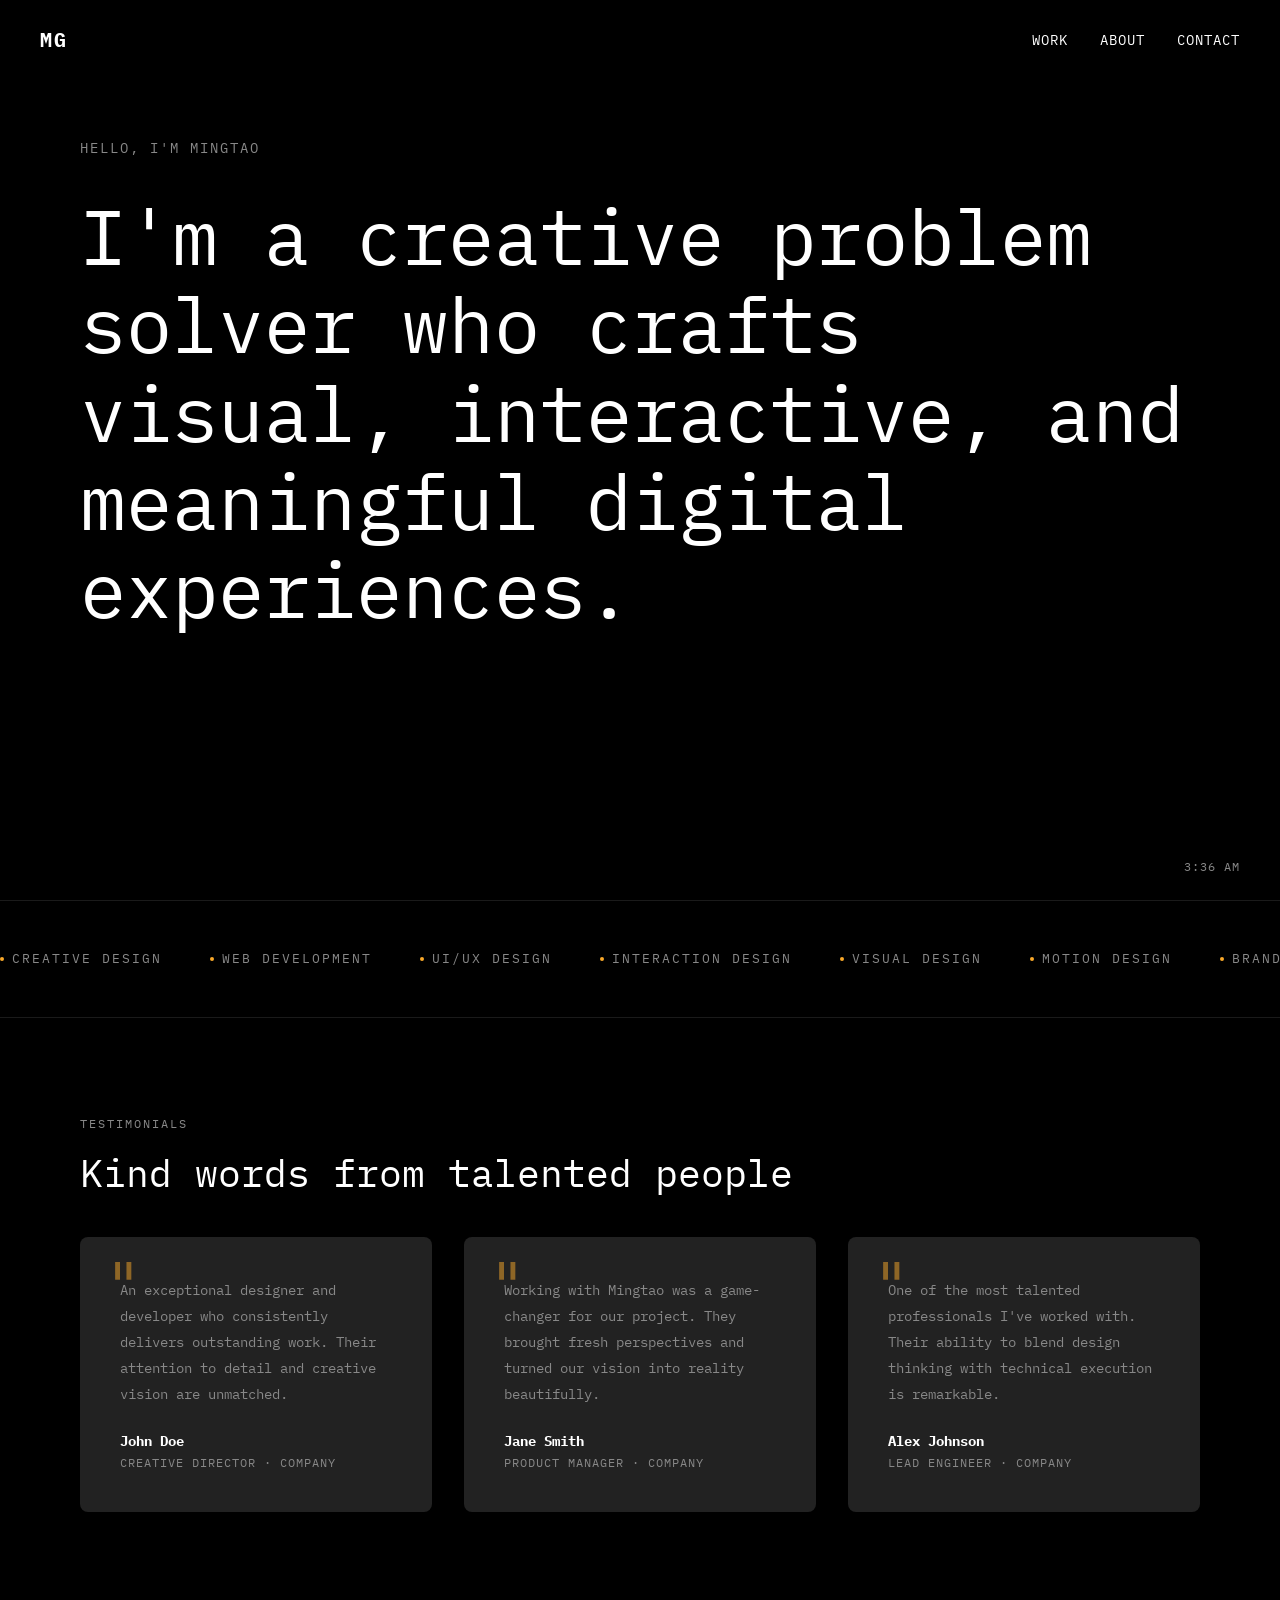
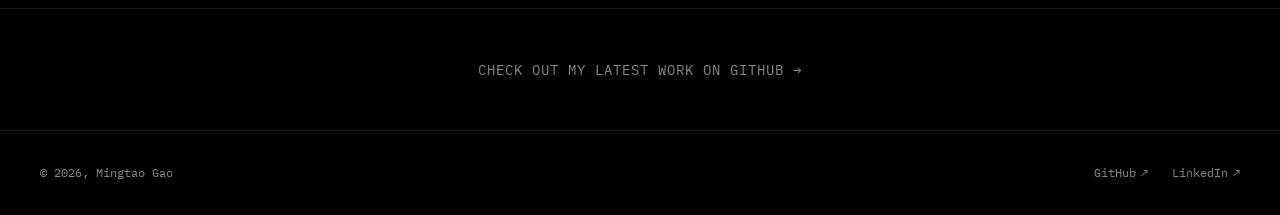
<file: index.html>
<!DOCTYPE html>
<html lang="en">
<head>
  <meta charset="UTF-8">
  <meta name="viewport" content="width=device-width, initial-scale=1.0">
  <title>Mingtao Gao — Portfolio</title>
  <meta name="description" content="Mingtao Gao — A creative problem solver specializing in design and development.">
  <link rel="preconnect" href="https://fonts.googleapis.com">
  <link rel="preconnect" href="https://fonts.gstatic.com" crossorigin>
  <link href="https://fonts.googleapis.com/css2?family=IBM+Plex+Mono:wght@300;400;500;700&family=Space+Mono:wght@400;700&display=swap" rel="stylesheet">
  <link rel="stylesheet" href="styles.css">
</head>
<body>

  <!-- Loader -->
  <div class="loader">
    <div class="loader-text">MG</div>
  </div>

  <!-- Live Clock -->
  <div class="clock"></div>

  <!-- Navigation -->
  <nav class="nav">
    <a href="index.html" class="nav-logo">MG</a>
    <ul class="nav-links">
      <li><a href="work.html">Work</a></li>
      <li><a href="about.html">About</a></li>
      <li><a href="contact.html">Contact</a></li>
    </ul>
    <button class="menu-toggle" aria-label="Toggle menu">
      <span></span>
      <span></span>
      <span></span>
    </button>
  </nav>

  <!-- Hero Section -->
  <section class="hero">
    <p class="hero-intro">Hello, I'm Mingtao</p>
    <div class="hero-heading-wrapper">
      <h1 class="hero-heading">I'm a creative problem solver who crafts visual, interactive, and meaningful digital experiences.</h1>
      <h1 class="hero-heading hero-heading-magnified" aria-hidden="true">I'm a creative problem solver who crafts visual, interactive, and meaningful digital experiences.</h1>
      <div class="hero-lens-glass"></div>
    </div>
    <p class="hero-subtitle">
      Specializing in design and development — turning complex ideas into elegant, user-centered solutions.
    </p>
    <div class="hero-cta">
      <a href="work.html" class="btn btn-primary">
        View Work <span class="arrow">→</span>
      </a>
      <a href="contact.html" class="btn btn-secondary">
        Get in Touch <span class="arrow">→</span>
      </a>
    </div>
  </section>

  <!-- Marquee / Recognition -->
  <div class="marquee-section">
    <div class="marquee-track">
      <span class="marquee-item"><span class="dot"></span> Creative Design</span>
      <span class="marquee-item"><span class="dot"></span> Web Development</span>
      <span class="marquee-item"><span class="dot"></span> UI/UX Design</span>
      <span class="marquee-item"><span class="dot"></span> Interaction Design</span>
      <span class="marquee-item"><span class="dot"></span> Visual Design</span>
      <span class="marquee-item"><span class="dot"></span> Motion Design</span>
      <span class="marquee-item"><span class="dot"></span> Brand Identity</span>
      <span class="marquee-item"><span class="dot"></span> Prototyping</span>
      <!-- Duplicate for seamless loop -->
      <span class="marquee-item"><span class="dot"></span> Creative Design</span>
      <span class="marquee-item"><span class="dot"></span> Web Development</span>
      <span class="marquee-item"><span class="dot"></span> UI/UX Design</span>
      <span class="marquee-item"><span class="dot"></span> Interaction Design</span>
      <span class="marquee-item"><span class="dot"></span> Visual Design</span>
      <span class="marquee-item"><span class="dot"></span> Motion Design</span>
      <span class="marquee-item"><span class="dot"></span> Brand Identity</span>
      <span class="marquee-item"><span class="dot"></span> Prototyping</span>
    </div>
  </div>

  <!-- Testimonials Section -->
  <section class="testimonials">
    <p class="section-label reveal">Testimonials</p>
    <h2 class="section-title reveal">Kind words from talented people</h2>
    <br>
    <div class="testimonial-grid">
      <div class="testimonial-card reveal">
        <p class="testimonial-text">
          An exceptional designer and developer who consistently delivers outstanding work. Their attention to detail and creative vision are unmatched.
        </p>
        <p class="testimonial-author">John Doe</p>
        <p class="testimonial-role">Creative Director · Company</p>
      </div>

      <div class="testimonial-card reveal">
        <p class="testimonial-text">
          Working with Mingtao was a game-changer for our project. They brought fresh perspectives and turned our vision into reality beautifully.
        </p>
        <p class="testimonial-author">Jane Smith</p>
        <p class="testimonial-role">Product Manager · Company</p>
      </div>

      <div class="testimonial-card reveal">
        <p class="testimonial-text">
          One of the most talented professionals I've worked with. Their ability to blend design thinking with technical execution is remarkable.
        </p>
        <p class="testimonial-author">Alex Johnson</p>
        <p class="testimonial-role">Lead Engineer · Company</p>
      </div>
    </div>
  </section>

  <!-- Social Strip -->
  <div class="social-strip">
    <a href="https://github.com/mingtaogao-glitch" target="_blank" rel="noopener">
      Check out my latest work on GitHub <span class="arrow">→</span>
    </a>
  </div>

  <!-- Footer -->
  <footer class="footer">
    <p>&copy; 2026, Mingtao Gao</p>
    <div class="footer-links">
      <a href="https://github.com/mingtaogao-glitch" target="_blank" rel="noopener">GitHub <span class="arrow">↗</span></a>
      <a href="https://linkedin.com/" target="_blank" rel="noopener">LinkedIn <span class="arrow">↗</span></a>
    </div>
  </footer>

  <script src="script.js"></script>
</body>
</html>
</file>
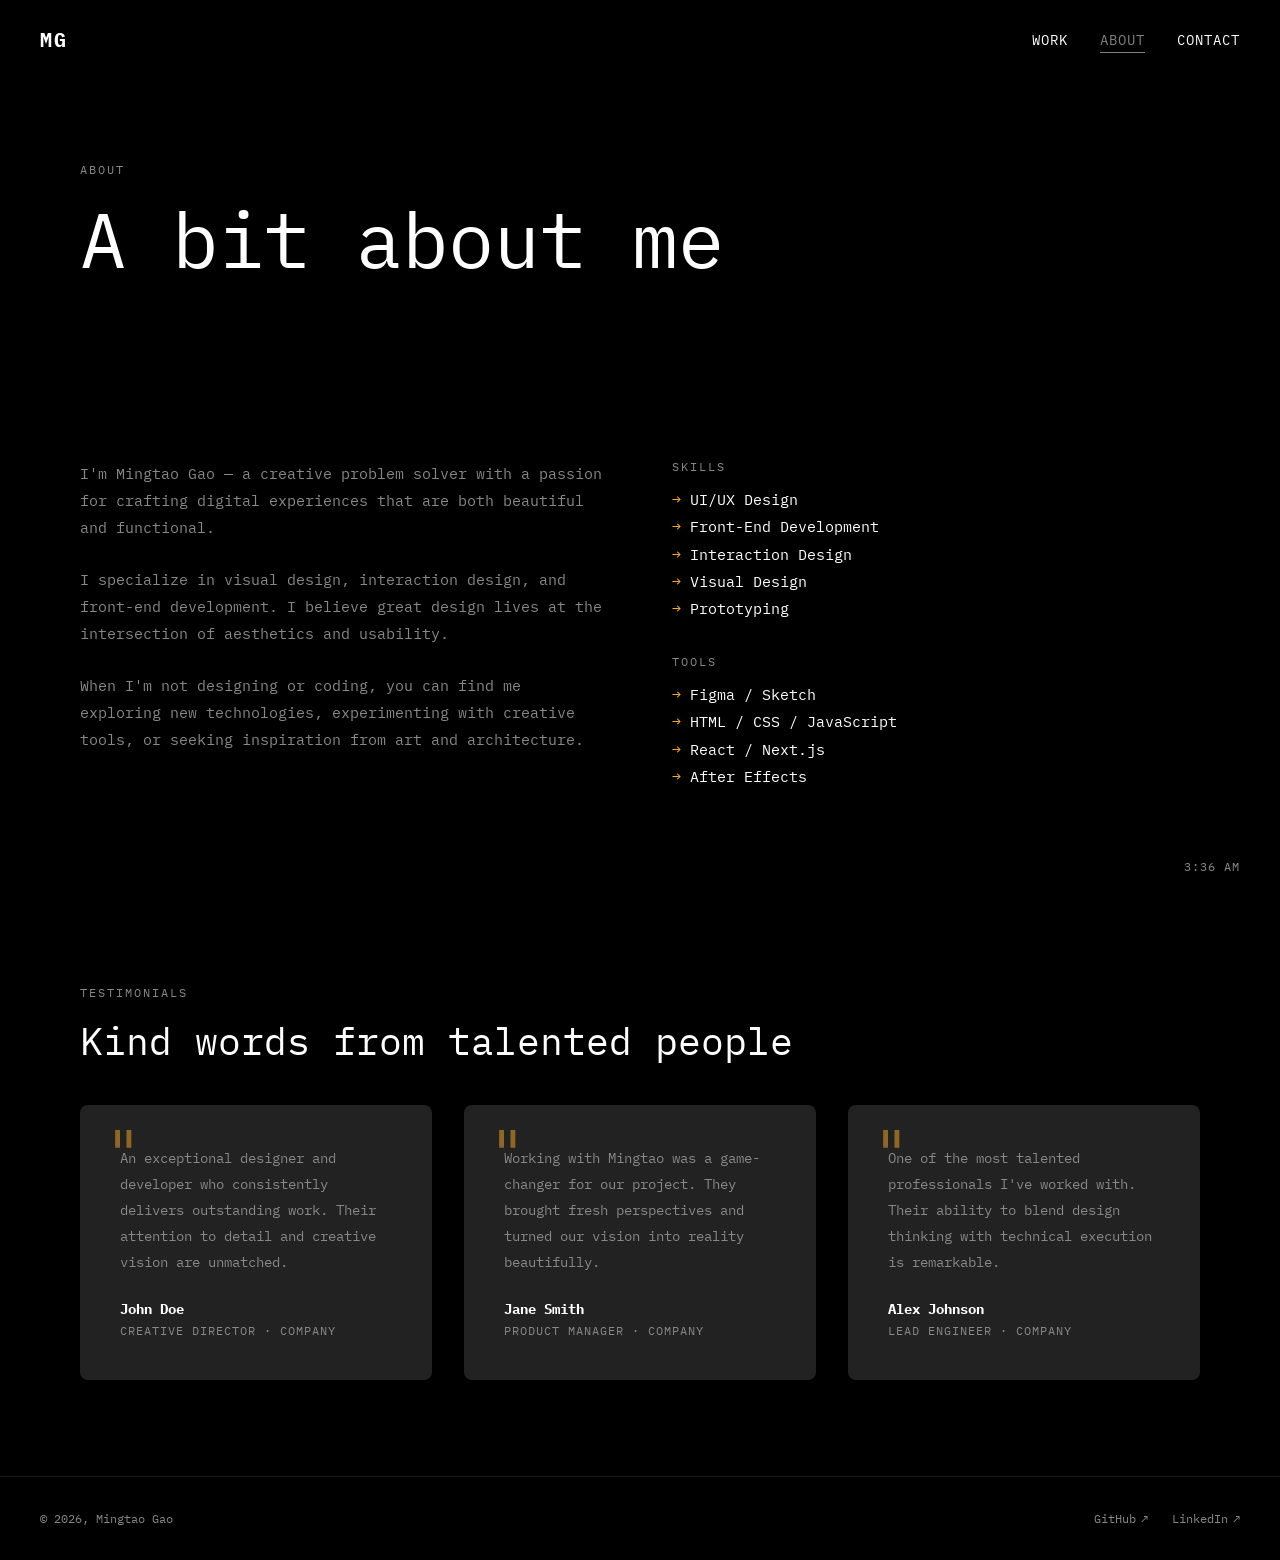
<file: about.html>
<!DOCTYPE html>
<html lang="en">
<head>
  <meta charset="UTF-8">
  <meta name="viewport" content="width=device-width, initial-scale=1.0">
  <title>About — Mingtao Gao</title>
  <meta name="description" content="About Mingtao Gao — designer and developer.">
  <link rel="preconnect" href="https://fonts.googleapis.com">
  <link rel="preconnect" href="https://fonts.gstatic.com" crossorigin>
  <link href="https://fonts.googleapis.com/css2?family=IBM+Plex+Mono:wght@300;400;500;700&family=Space+Mono:wght@400;700&display=swap" rel="stylesheet">
  <link rel="stylesheet" href="styles.css">
</head>
<body>

  <!-- Loader -->
  <div class="loader">
    <div class="loader-text">MG</div>
  </div>

  <!-- Live Clock -->
  <div class="clock"></div>

  <!-- Navigation -->
  <nav class="nav">
    <a href="index.html" class="nav-logo">MG</a>
    <ul class="nav-links">
      <li><a href="work.html">Work</a></li>
      <li><a href="about.html" class="active">About</a></li>
      <li><a href="contact.html">Contact</a></li>
    </ul>
    <button class="menu-toggle" aria-label="Toggle menu">
      <span></span>
      <span></span>
      <span></span>
    </button>
  </nav>

  <!-- Page Header -->
  <section class="page-header">
    <p class="section-label reveal">About</p>
    <h1 class="page-title reveal">A bit about me</h1>
  </section>

  <!-- About Content -->
  <section class="section">
    <div class="about-content">
      <div class="about-text reveal">
        <p>
          I'm Mingtao Gao — a creative problem solver with a passion for crafting digital experiences that are both beautiful and functional.
        </p>
        <p>
          I specialize in visual design, interaction design, and front-end development. I believe great design lives at the intersection of aesthetics and usability.
        </p>
        <p>
          When I'm not designing or coding, you can find me exploring new technologies, experimenting with creative tools, or seeking inspiration from art and architecture.
        </p>
      </div>
      <div class="about-details reveal">
        <div class="detail-group">
          <h4>Skills</h4>
          <ul>
            <li>UI/UX Design</li>
            <li>Front-End Development</li>
            <li>Interaction Design</li>
            <li>Visual Design</li>
            <li>Prototyping</li>
          </ul>
        </div>
        <div class="detail-group">
          <h4>Tools</h4>
          <ul>
            <li>Figma / Sketch</li>
            <li>HTML / CSS / JavaScript</li>
            <li>React / Next.js</li>
            <li>After Effects</li>
          </ul>
        </div>
      </div>
    </div>
  </section>

  <!-- Testimonials -->
  <section class="testimonials">
    <p class="section-label reveal">Testimonials</p>
    <h2 class="section-title reveal">Kind words from talented people</h2>
    <br>
    <div class="testimonial-grid">
      <div class="testimonial-card reveal">
        <p class="testimonial-text">
          An exceptional designer and developer who consistently delivers outstanding work. Their attention to detail and creative vision are unmatched.
        </p>
        <p class="testimonial-author">John Doe</p>
        <p class="testimonial-role">Creative Director · Company</p>
      </div>

      <div class="testimonial-card reveal">
        <p class="testimonial-text">
          Working with Mingtao was a game-changer for our project. They brought fresh perspectives and turned our vision into reality beautifully.
        </p>
        <p class="testimonial-author">Jane Smith</p>
        <p class="testimonial-role">Product Manager · Company</p>
      </div>

      <div class="testimonial-card reveal">
        <p class="testimonial-text">
          One of the most talented professionals I've worked with. Their ability to blend design thinking with technical execution is remarkable.
        </p>
        <p class="testimonial-author">Alex Johnson</p>
        <p class="testimonial-role">Lead Engineer · Company</p>
      </div>
    </div>
  </section>

  <!-- Footer -->
  <footer class="footer">
    <p>&copy; 2026, Mingtao Gao</p>
    <div class="footer-links">
      <a href="https://github.com/mingtaogao-glitch" target="_blank" rel="noopener">GitHub <span class="arrow">↗</span></a>
      <a href="https://linkedin.com/" target="_blank" rel="noopener">LinkedIn <span class="arrow">↗</span></a>
    </div>
  </footer>

  <script src="script.js"></script>
</body>
</html>
</file>
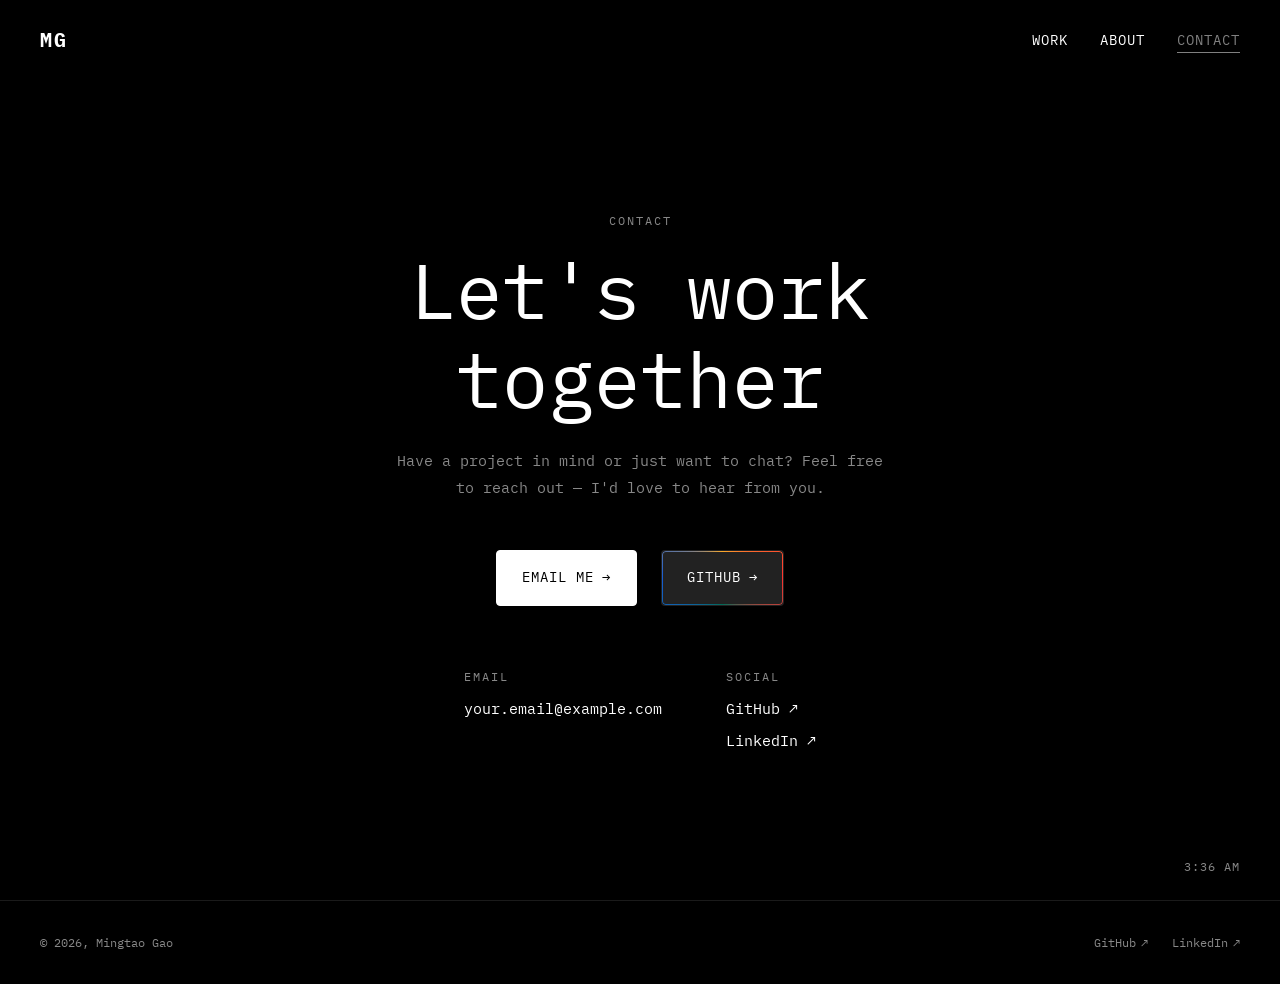
<file: contact.html>
<!DOCTYPE html>
<html lang="en">
<head>
  <meta charset="UTF-8">
  <meta name="viewport" content="width=device-width, initial-scale=1.0">
  <title>Contact — Mingtao Gao</title>
  <meta name="description" content="Get in touch with Mingtao Gao.">
  <link rel="preconnect" href="https://fonts.googleapis.com">
  <link rel="preconnect" href="https://fonts.gstatic.com" crossorigin>
  <link href="https://fonts.googleapis.com/css2?family=IBM+Plex+Mono:wght@300;400;500;700&family=Space+Mono:wght@400;700&display=swap" rel="stylesheet">
  <link rel="stylesheet" href="styles.css">
</head>
<body>

  <!-- Loader -->
  <div class="loader">
    <div class="loader-text">MG</div>
  </div>

  <!-- Live Clock -->
  <div class="clock"></div>

  <!-- Navigation -->
  <nav class="nav">
    <a href="index.html" class="nav-logo">MG</a>
    <ul class="nav-links">
      <li><a href="work.html">Work</a></li>
      <li><a href="about.html">About</a></li>
      <li><a href="contact.html" class="active">Contact</a></li>
    </ul>
    <button class="menu-toggle" aria-label="Toggle menu">
      <span></span>
      <span></span>
      <span></span>
    </button>
  </nav>

  <!-- Contact Section -->
  <section class="contact-page">
    <p class="section-label reveal">Contact</p>
    <h1 class="page-title reveal">Let's work<br>together</h1>
    <p class="contact-description reveal">
      Have a project in mind or just want to chat? Feel free to reach out — I'd love to hear from you.
    </p>
    <div class="contact-links reveal">
      <a href="mailto:your.email@example.com" class="btn btn-primary">
        Email Me <span class="arrow">→</span>
      </a>
      <a href="https://github.com/mingtaogao-glitch" target="_blank" rel="noopener" class="btn btn-secondary">
        GitHub <span class="arrow">→</span>
      </a>
    </div>

    <div class="contact-details reveal">
      <div class="contact-detail-group">
        <h4>Email</h4>
        <a href="mailto:your.email@example.com">your.email@example.com</a>
      </div>
      <div class="contact-detail-group">
        <h4>Social</h4>
        <div class="contact-social-links">
          <a href="https://github.com/mingtaogao-glitch" target="_blank" rel="noopener">GitHub <span class="arrow">↗</span></a>
          <a href="https://linkedin.com/" target="_blank" rel="noopener">LinkedIn <span class="arrow">↗</span></a>
        </div>
      </div>
    </div>
  </section>

  <!-- Footer -->
  <footer class="footer">
    <p>&copy; 2026, Mingtao Gao</p>
    <div class="footer-links">
      <a href="https://github.com/mingtaogao-glitch" target="_blank" rel="noopener">GitHub <span class="arrow">↗</span></a>
      <a href="https://linkedin.com/" target="_blank" rel="noopener">LinkedIn <span class="arrow">↗</span></a>
    </div>
  </footer>

  <script src="script.js"></script>
</body>
</html>
</file>
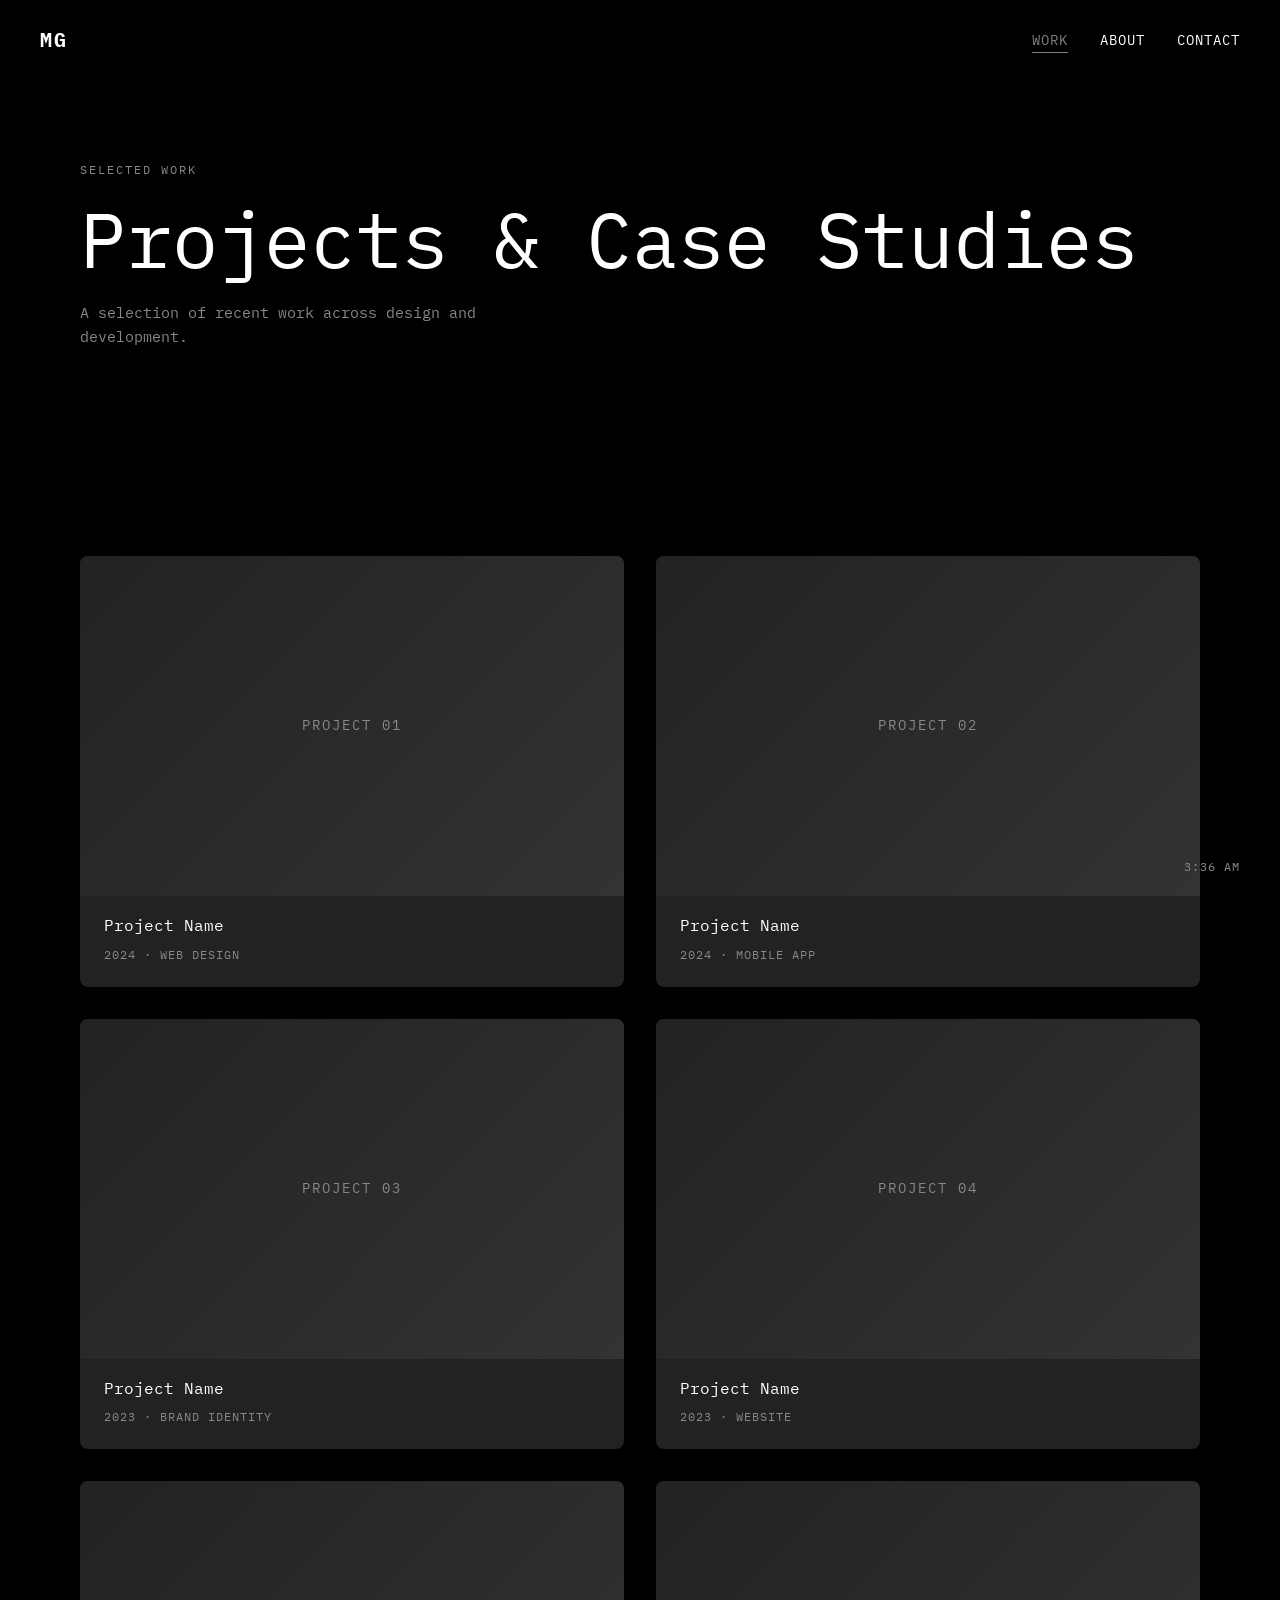
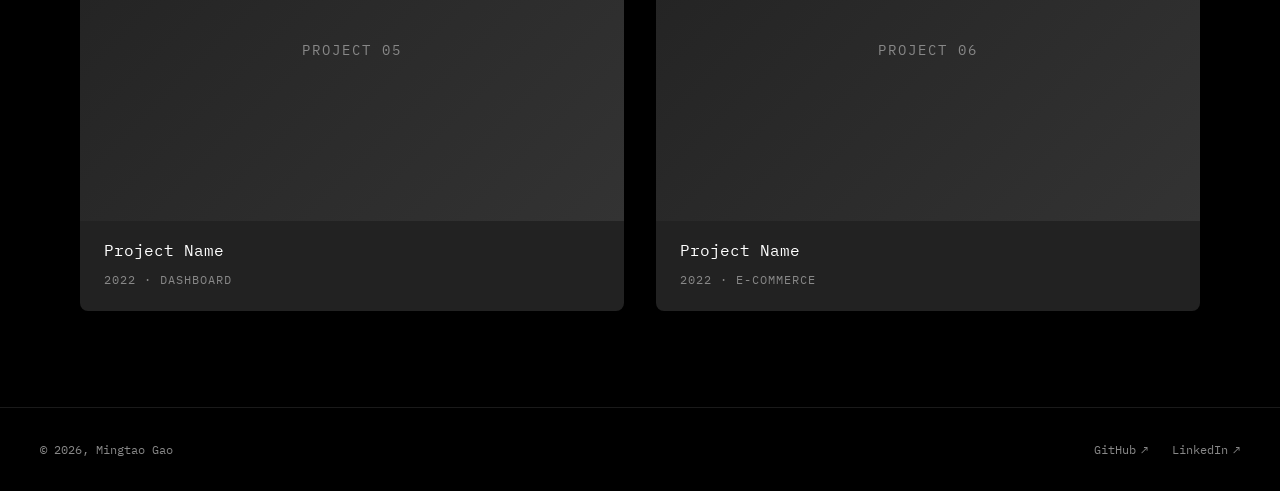
<file: work.html>
<!DOCTYPE html>
<html lang="en">
<head>
  <meta charset="UTF-8">
  <meta name="viewport" content="width=device-width, initial-scale=1.0">
  <title>Work — Mingtao Gao</title>
  <meta name="description" content="Selected work and case studies by Mingtao Gao.">
  <link rel="preconnect" href="https://fonts.googleapis.com">
  <link rel="preconnect" href="https://fonts.gstatic.com" crossorigin>
  <link href="https://fonts.googleapis.com/css2?family=IBM+Plex+Mono:wght@300;400;500;700&family=Space+Mono:wght@400;700&display=swap" rel="stylesheet">
  <link rel="stylesheet" href="styles.css">
</head>
<body>

  <!-- Loader -->
  <div class="loader">
    <div class="loader-text">MG</div>
  </div>

  <!-- Live Clock -->
  <div class="clock"></div>

  <!-- Navigation -->
  <nav class="nav">
    <a href="index.html" class="nav-logo">MG</a>
    <ul class="nav-links">
      <li><a href="work.html" class="active">Work</a></li>
      <li><a href="about.html">About</a></li>
      <li><a href="contact.html">Contact</a></li>
    </ul>
    <button class="menu-toggle" aria-label="Toggle menu">
      <span></span>
      <span></span>
      <span></span>
    </button>
  </nav>

  <!-- Page Header -->
  <section class="page-header">
    <p class="section-label reveal">Selected Work</p>
    <h1 class="page-title reveal">Projects & Case Studies</h1>
    <p class="section-subtitle reveal">A selection of recent work across design and development.</p>
  </section>

  <!-- Work Grid -->
  <section class="section">
    <div class="work-grid">
      <!-- Project 1 -->
      <div class="work-card reveal">
        <div class="placeholder-img">Project 01</div>
        <div class="work-card-info">
          <h3>Project Name</h3>
          <span class="work-meta">2024 · Web Design</span>
        </div>
        <div class="work-card-overlay">
          <h3 class="work-card-title">Project Name</h3>
          <div class="work-card-tags">
            <span class="tag">Design</span>
            <span class="tag">Development</span>
          </div>
        </div>
      </div>

      <!-- Project 2 -->
      <div class="work-card reveal">
        <div class="placeholder-img">Project 02</div>
        <div class="work-card-info">
          <h3>Project Name</h3>
          <span class="work-meta">2024 · Mobile App</span>
        </div>
        <div class="work-card-overlay">
          <h3 class="work-card-title">Project Name</h3>
          <div class="work-card-tags">
            <span class="tag">Mobile</span>
            <span class="tag">UI/UX</span>
          </div>
        </div>
      </div>

      <!-- Project 3 -->
      <div class="work-card reveal">
        <div class="placeholder-img">Project 03</div>
        <div class="work-card-info">
          <h3>Project Name</h3>
          <span class="work-meta">2023 · Brand Identity</span>
        </div>
        <div class="work-card-overlay">
          <h3 class="work-card-title">Project Name</h3>
          <div class="work-card-tags">
            <span class="tag">Branding</span>
            <span class="tag">Visual</span>
          </div>
        </div>
      </div>

      <!-- Project 4 -->
      <div class="work-card reveal">
        <div class="placeholder-img">Project 04</div>
        <div class="work-card-info">
          <h3>Project Name</h3>
          <span class="work-meta">2023 · Website</span>
        </div>
        <div class="work-card-overlay">
          <h3 class="work-card-title">Project Name</h3>
          <div class="work-card-tags">
            <span class="tag">Website</span>
            <span class="tag">Frontend</span>
          </div>
        </div>
      </div>

      <!-- Project 5 -->
      <div class="work-card reveal">
        <div class="placeholder-img">Project 05</div>
        <div class="work-card-info">
          <h3>Project Name</h3>
          <span class="work-meta">2022 · Dashboard</span>
        </div>
        <div class="work-card-overlay">
          <h3 class="work-card-title">Project Name</h3>
          <div class="work-card-tags">
            <span class="tag">Dashboard</span>
            <span class="tag">Data Viz</span>
          </div>
        </div>
      </div>

      <!-- Project 6 -->
      <div class="work-card reveal">
        <div class="placeholder-img">Project 06</div>
        <div class="work-card-info">
          <h3>Project Name</h3>
          <span class="work-meta">2022 · E-Commerce</span>
        </div>
        <div class="work-card-overlay">
          <h3 class="work-card-title">Project Name</h3>
          <div class="work-card-tags">
            <span class="tag">E-Commerce</span>
            <span class="tag">Design</span>
          </div>
        </div>
      </div>
    </div>
  </section>

  <!-- Footer -->
  <footer class="footer">
    <p>&copy; 2026, Mingtao Gao</p>
    <div class="footer-links">
      <a href="https://github.com/mingtaogao-glitch" target="_blank" rel="noopener">GitHub <span class="arrow">↗</span></a>
      <a href="https://linkedin.com/" target="_blank" rel="noopener">LinkedIn <span class="arrow">↗</span></a>
    </div>
  </footer>

  <script src="script.js"></script>
</body>
</html>
</file>
<file: styles.css>
/* ========== Reset & Base ========== */
*,
*::before,
*::after {
  margin: 0;
  padding: 0;
  box-sizing: border-box;
}

:root {
  --black: #000000;
  --dark: #222222;
  --white: #ffffff;
  --orange: #FAA92A;
  --red: #FE322F;
  --teal: #036A57;
  --blue: #175DD5;
  --gray: #888888;
  --light-gray: #f5f5f5;
}

@font-face {
  font-family: 'Space Mono';
  src: url('https://fonts.googleapis.com/css2?family=Space+Mono:wght@400;700&display=swap');
}

html {
  scroll-behavior: smooth;
  -webkit-font-smoothing: antialiased;
  -moz-osx-font-smoothing: grayscale;
}

body {
  font-family: 'IBM Plex Mono', 'Space Mono', 'Courier New', monospace;
  background-color: var(--black);
  color: var(--white);
  line-height: 1.6;
  overflow-x: hidden;
}

a {
  color: inherit;
  text-decoration: none;
}

img {
  max-width: 100%;
  display: block;
}

/* ========== Typography ========== */
h1, h2, h3, h4 {
  font-weight: 400;
  line-height: 1.2;
}

.section-label {
  font-size: 0.75rem;
  text-transform: uppercase;
  letter-spacing: 2px;
  color: var(--gray);
  margin-bottom: 1rem;
}

/* ========== Navigation ========== */
.nav {
  position: fixed;
  top: 0;
  left: 0;
  right: 0;
  z-index: 100;
  padding: 1.5rem 2.5rem;
  display: flex;
  justify-content: space-between;
  align-items: center;
  background: rgba(0, 0, 0, 0.85);
  backdrop-filter: blur(10px);
  -webkit-backdrop-filter: blur(10px);
  transition: background 0.3s ease;
}

.nav-logo {
  font-size: 1.25rem;
  font-weight: 700;
  letter-spacing: 2px;
  text-transform: uppercase;
}

.nav-links {
  display: flex;
  gap: 2rem;
  list-style: none;
  align-items: center;
}

.nav-links a {
  font-size: 0.85rem;
  text-transform: uppercase;
  letter-spacing: 1px;
  transition: opacity 0.3s ease;
  position: relative;
}

.nav-links a::after {
  content: '';
  position: absolute;
  bottom: -4px;
  left: 0;
  width: 0;
  height: 1px;
  background: var(--white);
  transition: width 0.3s ease;
}

.nav-links a:hover::after {
  width: 100%;
}

.nav-links a:hover {
  opacity: 0.7;
}

/* Mobile Menu */
.menu-toggle {
  display: none;
  flex-direction: column;
  gap: 5px;
  cursor: pointer;
  z-index: 101;
  background: none;
  border: none;
  padding: 5px;
}

.menu-toggle span {
  width: 24px;
  height: 2px;
  background: var(--white);
  transition: all 0.3s ease;
}

.menu-toggle.active span:nth-child(1) {
  transform: rotate(45deg) translate(5px, 5px);
}

.menu-toggle.active span:nth-child(2) {
  opacity: 0;
}

.menu-toggle.active span:nth-child(3) {
  transform: rotate(-45deg) translate(5px, -5px);
}

/* ========== Hero Section ========== */
.hero {
  min-height: 100vh;
  display: flex;
  flex-direction: column;
  justify-content: center;
  padding: 8rem 2.5rem 4rem;
  max-width: 1200px;
  margin: 0 auto;
}

.hero-intro {
  font-size: 0.85rem;
  text-transform: uppercase;
  letter-spacing: 2px;
  color: var(--gray);
  margin-bottom: 2rem;
  opacity: 0;
  transform: translateY(20px);
  transition: opacity 0.8s ease, transform 0.8s ease;
}

.hero-intro.visible {
  opacity: 1;
  transform: translateY(0);
}

/* Hero heading - magnify lens effect */
.hero-heading-wrapper {
  position: relative;
  margin-bottom: 2rem;
  cursor: default;
}

.hero-heading {
  font-size: clamp(2.5rem, 6vw, 5rem);
  line-height: 1.15;
}

.hero-heading-magnified {
  position: absolute;
  top: 0;
  left: 0;
  width: 100%;
  clip-path: circle(0px at 0px 0px);
  pointer-events: none;
  z-index: 2;
  background: var(--black);
}

.hero-lens-glass {
  position: absolute;
  width: 240px;
  height: 240px;
  border-radius: 50%;
  pointer-events: none;
  z-index: 3;
  transform: translate(-50%, -50%);
  opacity: 0;
  background: radial-gradient(
    circle at 35% 35%,
    rgba(255, 255, 255, 0.15) 0%,
    rgba(255, 255, 255, 0.05) 30%,
    rgba(255, 255, 255, 0) 50%,
    rgba(255, 255, 255, 0.03) 70%,
    rgba(255, 255, 255, 0.08) 100%
  );
  box-shadow:
    inset 0 0 30px rgba(255, 255, 255, 0.08),
    inset 0 0 4px rgba(255, 255, 255, 0.1),
    0 0 20px rgba(255, 255, 255, 0.03),
    0 8px 32px rgba(0, 0, 0, 0.3);
  border: 1px solid rgba(255, 255, 255, 0.12);
  backdrop-filter: blur(0.5px) brightness(1.05);
  -webkit-backdrop-filter: blur(0.5px) brightness(1.05);
  transition: opacity 0.2s ease;
}

.hero-lens-glass::before {
  content: '';
  position: absolute;
  top: 12%;
  left: 18%;
  width: 30%;
  height: 20%;
  border-radius: 50%;
  background: rgba(255, 255, 255, 0.12);
  filter: blur(8px);
  transform: rotate(-30deg);
}

.hero-heading-wrapper:hover .hero-lens-glass {
  opacity: 1;
}

.hero-subtitle {
  font-size: 1.1rem;
  color: var(--gray);
  max-width: 600px;
  margin-bottom: 3rem;
  opacity: 0;
  transform: translateY(20px);
  transition: opacity 0.8s ease, transform 0.8s ease;
}

.hero-subtitle.visible {
  opacity: 1;
  transform: translateY(0);
}

.hero-cta {
  display: flex;
  gap: 1rem;
  flex-wrap: wrap;
  opacity: 0;
  transform: translateY(20px);
  transition: opacity 0.8s ease, transform 0.8s ease;
}

.hero-cta.visible {
  opacity: 1;
  transform: translateY(0);
}

/* ========== Buttons ========== */
.btn {
  display: inline-flex;
  align-items: center;
  gap: 0.5rem;
  padding: 15px 25px;
  height: 56px;
  font-family: inherit;
  font-size: 0.85rem;
  text-transform: uppercase;
  letter-spacing: 1px;
  border-radius: 4px;
  cursor: pointer;
  transition: transform 0.5s cubic-bezier(0.65, 0.05, 0, 1);
  border: none;
}

.btn:hover {
  transform: scale(0.964);
}

.btn-primary {
  background: var(--white);
  color: var(--black);
  border: 1px solid var(--white);
}

.btn-secondary {
  position: relative;
  background: var(--dark);
  color: var(--white);
  border: 1px solid transparent;
  overflow: hidden;
}

.btn-secondary::before {
  content: '';
  position: absolute;
  inset: 0;
  border-radius: 4px;
  padding: 1px;
  background: conic-gradient(from var(--gradient-angle, 0deg), var(--orange), var(--red), var(--teal), var(--blue), var(--orange));
  -webkit-mask: linear-gradient(#fff 0 0) content-box, linear-gradient(#fff 0 0);
  -webkit-mask-composite: xor;
  mask-composite: exclude;
  animation: rotate-gradient 8s linear infinite;
}

.btn-secondary:hover::before {
  animation-play-state: paused;
}

.btn .arrow {
  transition: transform 0.3s ease;
}

.btn:hover .arrow {
  transform: translateX(3px);
}

@property --gradient-angle {
  syntax: '<angle>';
  initial-value: 0deg;
  inherits: false;
}

@keyframes rotate-gradient {
  to {
    --gradient-angle: 360deg;
  }
}

/* ========== Sections ========== */
.section {
  padding: 6rem 2.5rem;
  max-width: 1200px;
  margin: 0 auto;
}

.section-dark {
  background: var(--black);
}

.section-light {
  background: var(--dark);
}

.section-title {
  font-size: clamp(1.5rem, 3vw, 2.5rem);
  margin-bottom: 1rem;
}

.section-subtitle {
  color: var(--gray);
  font-size: 0.95rem;
  max-width: 500px;
  margin-bottom: 3rem;
}

/* ========== About Section ========== */
.about-content {
  display: grid;
  grid-template-columns: 1fr 1fr;
  gap: 4rem;
  align-items: start;
}

.about-text p {
  color: var(--gray);
  margin-bottom: 1.5rem;
  font-size: 0.95rem;
  line-height: 1.8;
}

.about-details {
  display: flex;
  flex-direction: column;
  gap: 2rem;
}

.detail-group h4 {
  font-size: 0.75rem;
  text-transform: uppercase;
  letter-spacing: 2px;
  color: var(--gray);
  margin-bottom: 0.75rem;
}

.detail-group p,
.detail-group li {
  font-size: 0.95rem;
  line-height: 1.8;
}

.detail-group ul {
  list-style: none;
}

.detail-group ul li::before {
  content: '→ ';
  color: var(--orange);
}

/* ========== Work/Projects Section ========== */
.work-grid {
  display: grid;
  grid-template-columns: repeat(2, 1fr);
  gap: 2rem;
}

.work-card {
  position: relative;
  border-radius: 8px;
  overflow: hidden;
  background: var(--dark);
  transition: transform 0.5s cubic-bezier(0.65, 0.05, 0, 1);
  cursor: pointer;
}

.work-card:hover {
  transform: scale(0.98);
}

.work-card-image {
  width: 100%;
  aspect-ratio: 16/10;
  object-fit: cover;
  transition: transform 0.6s ease;
}

.work-card:hover .work-card-image {
  transform: scale(1.05);
}

.work-card-overlay {
  position: absolute;
  inset: 0;
  background: linear-gradient(to top, rgba(0,0,0,0.85) 0%, rgba(0,0,0,0) 50%);
  display: flex;
  flex-direction: column;
  justify-content: flex-end;
  padding: 2rem;
  opacity: 0;
  transition: opacity 0.4s ease;
}

.work-card:hover .work-card-overlay {
  opacity: 1;
}

.work-card-title {
  font-size: 1.25rem;
  margin-bottom: 0.5rem;
}

.work-card-tags {
  display: flex;
  gap: 0.5rem;
  flex-wrap: wrap;
}

.tag {
  font-size: 0.7rem;
  text-transform: uppercase;
  letter-spacing: 1px;
  padding: 4px 10px;
  border: 1px solid rgba(255,255,255,0.3);
  border-radius: 20px;
  color: var(--gray);
}

/* Work card info (always visible) */
.work-card-info {
  padding: 1.25rem 1.5rem;
}

.work-card-info h3 {
  font-size: 1rem;
  margin-bottom: 0.35rem;
}

.work-card-info .work-meta {
  font-size: 0.75rem;
  color: var(--gray);
  text-transform: uppercase;
  letter-spacing: 1px;
}

/* ========== Testimonials ========== */
.testimonials {
  padding: 6rem 2.5rem;
  max-width: 1200px;
  margin: 0 auto;
}

.testimonial-grid {
  display: grid;
  grid-template-columns: repeat(3, 1fr);
  gap: 2rem;
}

.testimonial-card {
  background: var(--dark);
  border-radius: 8px;
  padding: 2.5rem;
  position: relative;
}

.testimonial-card::before {
  content: '"';
  font-size: 4rem;
  line-height: 1;
  color: var(--orange);
  position: absolute;
  top: 1rem;
  left: 1.5rem;
  opacity: 0.5;
}

.testimonial-text {
  font-size: 0.9rem;
  line-height: 1.8;
  color: var(--gray);
  margin-bottom: 1.5rem;
  position: relative;
  z-index: 1;
}

.testimonial-author {
  font-size: 0.85rem;
  font-weight: 700;
}

.testimonial-role {
  font-size: 0.75rem;
  color: var(--gray);
  text-transform: uppercase;
  letter-spacing: 1px;
}

/* ========== Badges/Recognition Marquee ========== */
.marquee-section {
  padding: 3rem 0;
  overflow: hidden;
  border-top: 1px solid rgba(255,255,255,0.1);
  border-bottom: 1px solid rgba(255,255,255,0.1);
}

.marquee-track {
  display: flex;
  gap: 3rem;
  animation: marquee 30s linear infinite;
  width: max-content;
}

.marquee-item {
  font-size: 0.8rem;
  text-transform: uppercase;
  letter-spacing: 2px;
  color: var(--gray);
  white-space: nowrap;
  display: flex;
  align-items: center;
  gap: 0.5rem;
}

.marquee-item .dot {
  width: 4px;
  height: 4px;
  border-radius: 50%;
  background: var(--orange);
}

@keyframes marquee {
  0% { transform: translateX(0); }
  100% { transform: translateX(-50%); }
}

/* ========== Contact Section ========== */
.contact {
  padding: 8rem 2.5rem;
  max-width: 1200px;
  margin: 0 auto;
  text-align: center;
}

.contact h2 {
  font-size: clamp(2rem, 5vw, 4rem);
  margin-bottom: 1.5rem;
}

.contact p {
  color: var(--gray);
  max-width: 500px;
  margin: 0 auto 3rem;
  font-size: 0.95rem;
}

.contact-links {
  display: flex;
  justify-content: center;
  gap: 1.5rem;
  flex-wrap: wrap;
}

/* ========== Social Section ========== */
.social-strip {
  padding: 3rem 2.5rem;
  text-align: center;
  border-top: 1px solid rgba(255,255,255,0.1);
}

.social-strip a {
  font-size: 0.85rem;
  text-transform: uppercase;
  letter-spacing: 1px;
  color: var(--gray);
  transition: color 0.3s ease;
}

.social-strip a:hover {
  color: var(--white);
}

/* ========== Footer ========== */
.footer {
  padding: 2rem 2.5rem;
  display: flex;
  justify-content: space-between;
  align-items: center;
  border-top: 1px solid rgba(255,255,255,0.1);
  font-size: 0.75rem;
  color: var(--gray);
}

.footer-links {
  display: flex;
  gap: 1.5rem;
}

.footer-links a {
  display: inline-flex;
  align-items: center;
  gap: 0.3rem;
  transition: color 0.3s ease;
}

.footer-links a:hover {
  color: var(--white);
}

/* ========== Clock ========== */
.clock {
  position: fixed;
  bottom: 1.5rem;
  right: 2.5rem;
  font-size: 0.75rem;
  color: var(--gray);
  letter-spacing: 1px;
  z-index: 100;
}

/* ========== Scroll Animations ========== */
.reveal {
  opacity: 0;
  transform: translateY(30px);
  transition: opacity 0.8s ease, transform 0.8s ease;
}

.reveal.visible {
  opacity: 1;
  transform: translateY(0);
}

@keyframes fadeUp {
  to {
    opacity: 1;
    transform: translateY(0);
  }
}

/* ========== Responsive ========== */
@media (max-width: 968px) {
  .about-content {
    grid-template-columns: 1fr;
    gap: 2rem;
  }

  .testimonial-grid {
    grid-template-columns: 1fr;
  }

  .work-grid {
    grid-template-columns: 1fr;
  }
}

@media (max-width: 768px) {
  .nav {
    padding: 1.25rem 1.5rem;
  }

  .nav-links {
    position: fixed;
    top: 0;
    right: -100%;
    height: 100vh;
    width: 100%;
    background: var(--black);
    flex-direction: column;
    justify-content: center;
    align-items: center;
    gap: 2rem;
    transition: right 0.4s ease;
  }

  .nav-links.open {
    right: 0;
  }

  .nav-links a {
    font-size: 1.5rem;
  }

  .menu-toggle {
    display: flex;
  }

  .hero {
    padding: 6rem 1.5rem 3rem;
  }

  .section {
    padding: 4rem 1.5rem;
  }

  .testimonials {
    padding: 4rem 1.5rem;
  }

  .contact {
    padding: 4rem 1.5rem;
  }

  .footer {
    flex-direction: column;
    gap: 1rem;
    text-align: center;
  }

  .clock {
    display: none;
  }

  .work-card-overlay {
    opacity: 1;
  }
}

/* ========== Placeholder images ========== */
.placeholder-img {
  width: 100%;
  aspect-ratio: 16/10;
  background: linear-gradient(135deg, var(--dark) 0%, #333 100%);
  display: flex;
  align-items: center;
  justify-content: center;
  color: var(--gray);
  font-size: 0.85rem;
  text-transform: uppercase;
  letter-spacing: 2px;
}

/* ========== Loading ========== */
.loader {
  position: fixed;
  inset: 0;
  background: var(--black);
  display: flex;
  align-items: center;
  justify-content: center;
  z-index: 1000;
  transition: opacity 0.6s ease, visibility 0.6s ease;
}

.loader.hidden {
  opacity: 0;
  visibility: hidden;
}

.loader-text {
  font-size: 1.5rem;
  font-weight: 700;
  letter-spacing: 4px;
  text-transform: uppercase;
  animation: pulse 1.5s ease infinite;
}

@keyframes pulse {
  0%, 100% { opacity: 0.3; }
  50% { opacity: 1; }
}

/* ========== Page Header (sub-pages) ========== */
.page-header {
  padding: 10rem 2.5rem 4rem;
  max-width: 1200px;
  margin: 0 auto;
}

.page-title {
  font-size: clamp(2.5rem, 6vw, 5rem);
  line-height: 1.15;
  margin-bottom: 1rem;
}

/* ========== Active Nav Link ========== */
.nav-links a.active {
  opacity: 0.5;
}

.nav-links a.active::after {
  width: 100%;
}

/* ========== Contact Page ========== */
.contact-page {
  min-height: 100vh;
  display: flex;
  flex-direction: column;
  align-items: center;
  justify-content: center;
  text-align: center;
  padding: 8rem 2.5rem 4rem;
  max-width: 800px;
  margin: 0 auto;
}

.contact-page .page-title {
  margin-bottom: 1.5rem;
}

.contact-description {
  color: var(--gray);
  max-width: 500px;
  margin-bottom: 3rem;
  font-size: 0.95rem;
  line-height: 1.8;
}

.contact-details {
  margin-top: 4rem;
  display: flex;
  gap: 4rem;
  text-align: left;
}

.contact-detail-group h4 {
  font-size: 0.75rem;
  text-transform: uppercase;
  letter-spacing: 2px;
  color: var(--gray);
  margin-bottom: 0.75rem;
}

.contact-detail-group a {
  font-size: 0.95rem;
  transition: color 0.3s ease;
}

.contact-detail-group a:hover {
  color: var(--orange);
}

.contact-social-links {
  display: flex;
  flex-direction: column;
  gap: 0.5rem;
}

@media (max-width: 768px) {
  .page-header {
    padding: 8rem 1.5rem 3rem;
  }

  .contact-page {
    padding: 6rem 1.5rem 3rem;
  }

  .contact-details {
    flex-direction: column;
    gap: 2rem;
  }
}
</file>
